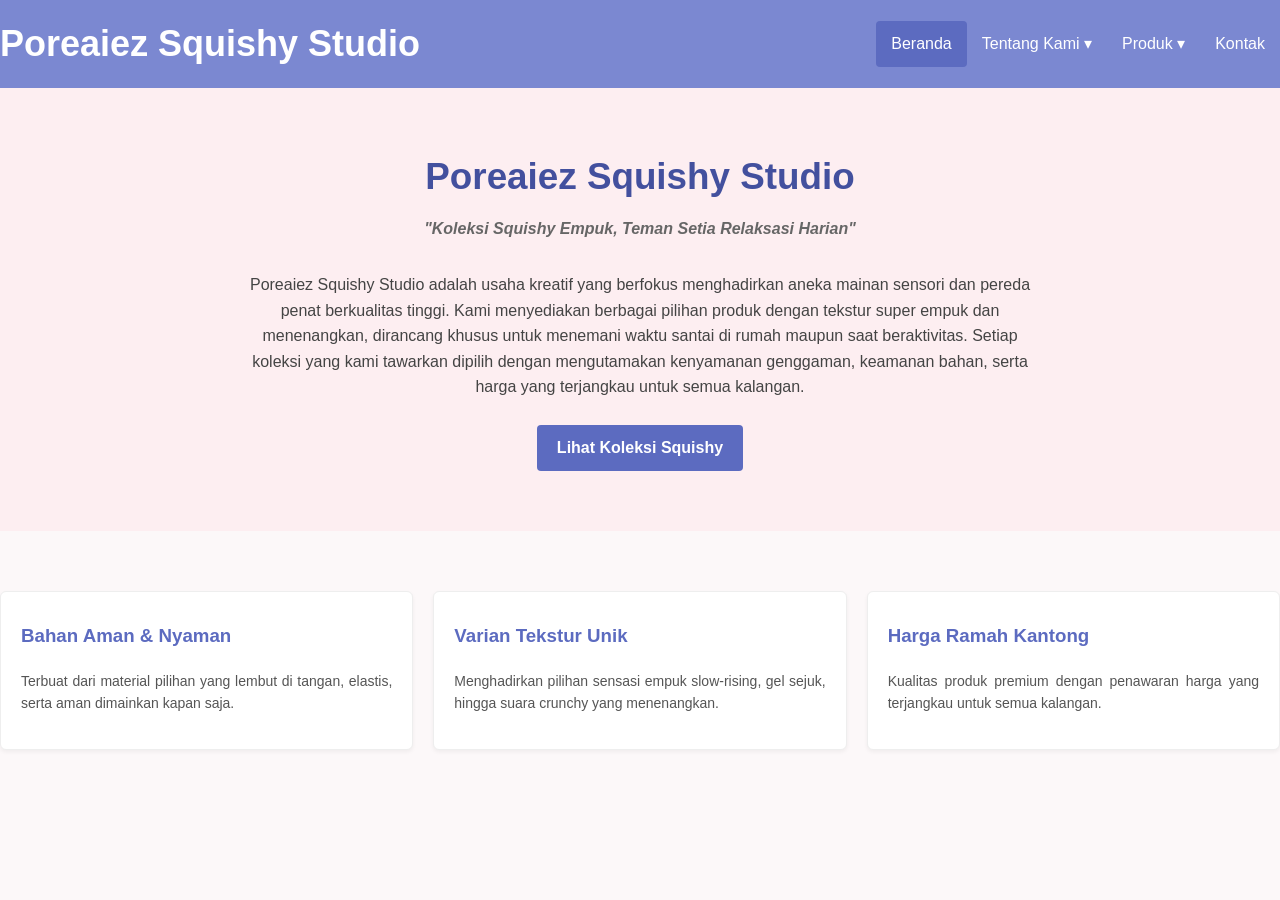
<file: index.html>
<!DOCTYPE html>
<html lang="id">
<head>
    <meta charset="UTF-8">
    <meta name="viewport" content="width=device-width, initial-scale=1.0">
    <title>Poreaiez Squishy Studio - Beranda</title>
    <link rel="stylesheet" href="css/style.css">
</head>
<body>

    <header>
        <div class="container navbar">
            <a href="index.html" class="logo">Poreaiez Squishy Studio</a>
            <button class="hamburger" id="hamburger-menu" aria-label="Menu Navigasi">&#9776;</button>
            <nav id="nav-menu">
                <ul>
                    <li><a href="index.html" class="active">Beranda</a></li>
                    <li class="dropdown">
                        <a href="#">Tentang Kami &#9662;</a>
                        <ul class="dropdown-menu">
                            <li><a href="beranda.html#sejarah">Sejarah</a></li>
                            <li><a href="beranda.html#visi-misi">Visi & Misi</a></li>
                            <li><a href="beranda.html#struktur">Struktur Organisasi</a></li>
                        </ul>
                    </li>
                    <li class="dropdown">
                        <a href="produk.html">Produk &#9662;</a>
                        <ul class="dropdown-menu">
                            <li><a href="butter.html">Butter Squishy</a></li>
                            <li><a href="vaseline.html">Vaseline Gel</a></li>
                            <li><a href="crunchy.html">Crunchy ASMR</a></li>
                            <li><a href="coconut.html">Coconut Oil</a></li>
                        </ul>
                    </li>
                    <li><a href="kontak.html">Kontak</a></li>
                </ul>
            </nav>
        </div>
    </header>

    <section class="hero">
        <div class="container hero-content">
            <h1>Poreaiez Squishy Studio</h1>
            <p class="tagline">"Koleksi Squishy Empuk, Teman Setia Relaksasi Harian"</p>
            <p class="deskripsi-utama">
                Poreaiez Squishy Studio adalah usaha kreatif yang berfokus menghadirkan aneka mainan sensori dan pereda penat berkualitas tinggi. Kami menyediakan berbagai pilihan produk dengan tekstur super empuk dan menenangkan, dirancang khusus untuk menemani waktu santai di rumah maupun saat beraktivitas. Setiap koleksi yang kami tawarkan dipilih dengan mengutamakan kenyamanan genggaman, keamanan bahan, serta harga yang terjangkau untuk semua kalangan.
            </p>
            <a href="produk.html" class="btn">Lihat Koleksi Squishy</a>
        </div>
    </section>

    <main class="container section">
        <div class="grid-card">
            <div class="card">
                <h3>Bahan Aman & Nyaman</h3>
                <p>Terbuat dari material pilihan yang lembut di tangan, elastis, serta aman dimainkan kapan saja.</p>
            </div>
            <div class="card">
                <h3>Varian Tekstur Unik</h3>
                <p>Menghadirkan pilihan sensasi empuk slow-rising, gel sejuk, hingga suara crunchy yang menenangkan.</p>
            </div>
            <div class="card">
                <h3>Harga Ramah Kantong</h3>
                <p>Kualitas produk premium dengan penawaran harga yang terjangkau untuk semua kalangan.</p>
            </div>
        </div>
    </main>

    <script src="js/script.js"></script>
</body>
</html>
</file>
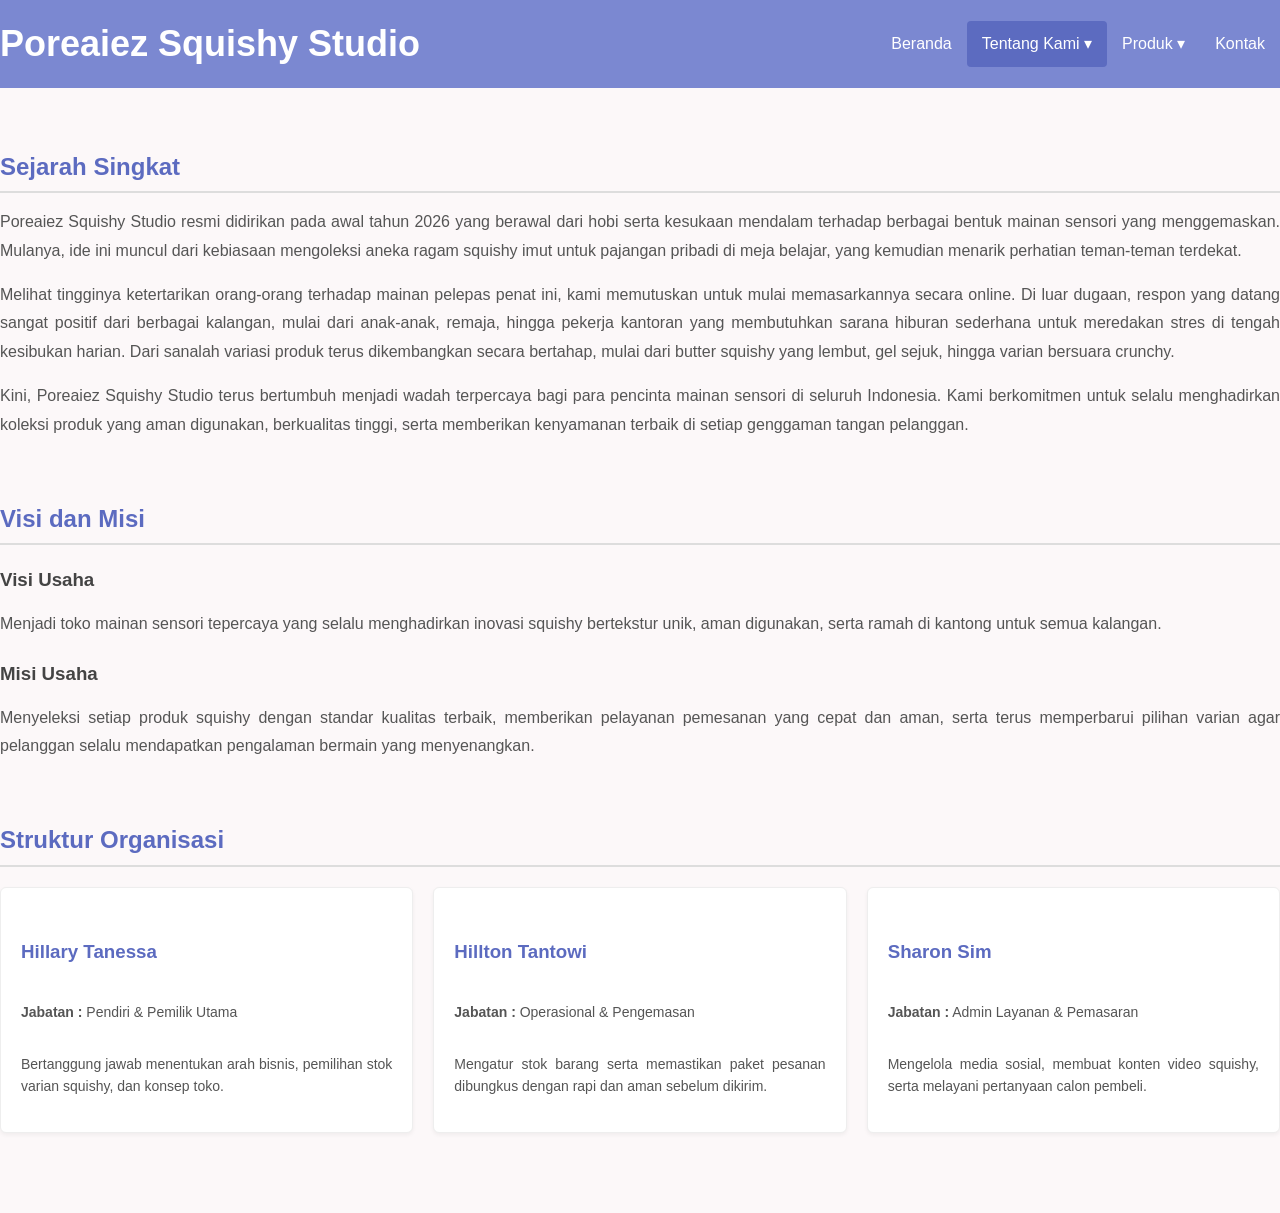
<file: beranda.html>
<!DOCTYPE html>
<html lang="id">
<head>
    <meta charset="UTF-8">
    <meta name="viewport" content="width=device-width, initial-scale=1.0">
    <title>Poreaiez Squishy Studio - Tentang Kami</title>
    <link rel="stylesheet" href="css/style.css">
</head>
<body>

    <header>
        <div class="container navbar">
            <a href="index.html" class="logo">Poreaiez Squishy Studio</a>
            <button class="hamburger" id="hamburger-menu" aria-label="Menu Navigasi">&#9776;</button>
            <nav id="nav-menu">
                <ul>
                    <li><a href="index.html">Beranda</a></li>
                    <li class="dropdown">
                        <a href="#" class="active">Tentang Kami &#9662;</a>
                        <ul class="dropdown-menu">
                            <li><a href="beranda.html#sejarah">Sejarah</a></li>
                            <li><a href="beranda.html#visi-misi">Visi & Misi</a></li>
                            <li><a href="beranda.html#struktur">Struktur Organisasi</a></li>
                        </ul>
                    </li>
                    <li class="dropdown">
                        <a href="produk.html">Produk &#9662;</a>
                        <ul class="dropdown-menu">
                            <li><a href="butter.html">Butter Squishy</a></li>
                            <li><a href="vaseline.html">Vaseline Gel</a></li>
                            <li><a href="crunchy.html">Crunchy ASMR</a></li>
                            <li><a href="coconut.html">Coconut Oil</a></li>
                        </ul>
                    </li>
                    <li><a href="kontak.html">Kontak</a></li>
                </ul>
            </nav>
        </div>
    </header>

    <main class="container section">
        <div id="sejarah" class="content-block">
            <h2>Sejarah Singkat</h2>
            <p>
                Poreaiez Squishy Studio resmi didirikan pada awal tahun 2026 yang berawal dari hobi serta kesukaan mendalam terhadap berbagai bentuk mainan sensori yang menggemaskan. Mulanya, ide ini muncul dari kebiasaan mengoleksi aneka ragam squishy imut untuk pajangan pribadi di meja belajar, yang kemudian menarik perhatian teman-teman terdekat.
            </p>
            <p>
                Melihat tingginya ketertarikan orang-orang terhadap mainan pelepas penat ini, kami memutuskan untuk mulai memasarkannya secara online. Di luar dugaan, respon yang datang sangat positif dari berbagai kalangan, mulai dari anak-anak, remaja, hingga pekerja kantoran yang membutuhkan sarana hiburan sederhana untuk meredakan stres di tengah kesibukan harian. Dari sanalah variasi produk terus dikembangkan secara bertahap, mulai dari butter squishy yang lembut, gel sejuk, hingga varian bersuara crunchy.
            </p>
            <p>
                Kini, Poreaiez Squishy Studio terus bertumbuh menjadi wadah terpercaya bagi para pencinta mainan sensori di seluruh Indonesia. Kami berkomitmen untuk selalu menghadirkan koleksi produk yang aman digunakan, berkualitas tinggi, serta memberikan kenyamanan terbaik di setiap genggaman tangan pelanggan.
            </p>
        </div>

        <div id="visi-misi" class="content-block">
            <h2>Visi dan Misi</h2>
            
            <h3>Visi Usaha</h3>
            <p>
                Menjadi toko mainan sensori tepercaya yang selalu menghadirkan inovasi squishy bertekstur unik, aman digunakan, serta ramah di kantong untuk semua kalangan.
            </p>

            <h3>Misi Usaha</h3>
            <p>
                Menyeleksi setiap produk squishy dengan standar kualitas terbaik, memberikan pelayanan pemesanan yang cepat dan aman, serta terus memperbarui pilihan varian agar pelanggan selalu mendapatkan pengalaman bermain yang menyenangkan.
            </p>
        </div>

        <div id="struktur" class="content-block">
            <h2>Struktur Organisasi</h2>
            <div class="grid-card">
                <div class="card">
                    <h3>Hillary Tanessa</h3>
                    <p><strong>Jabatan :</strong> Pendiri & Pemilik Utama</p>
                    <p>Bertanggung jawab menentukan arah bisnis, pemilihan stok varian squishy, dan konsep toko.</p>
                </div>
                <div class="card">
                    <h3>Hillton Tantowi</h3>
                    <p><strong>Jabatan :</strong> Operasional & Pengemasan</p>
                    <p>Mengatur stok barang serta memastikan paket pesanan dibungkus dengan rapi dan aman sebelum dikirim.</p>
                </div>
                <div class="card">
                    <h3>Sharon Sim</h3>
                    <p><strong>Jabatan :</strong> Admin Layanan & Pemasaran</p>
                    <p>Mengelola media sosial, membuat konten video squishy, serta melayani pertanyaan calon pembeli.</p>
                </div>
            </div>
        </div>
    </main>

    <script src="js/script.js"></script>
</body>
</html>
</file>
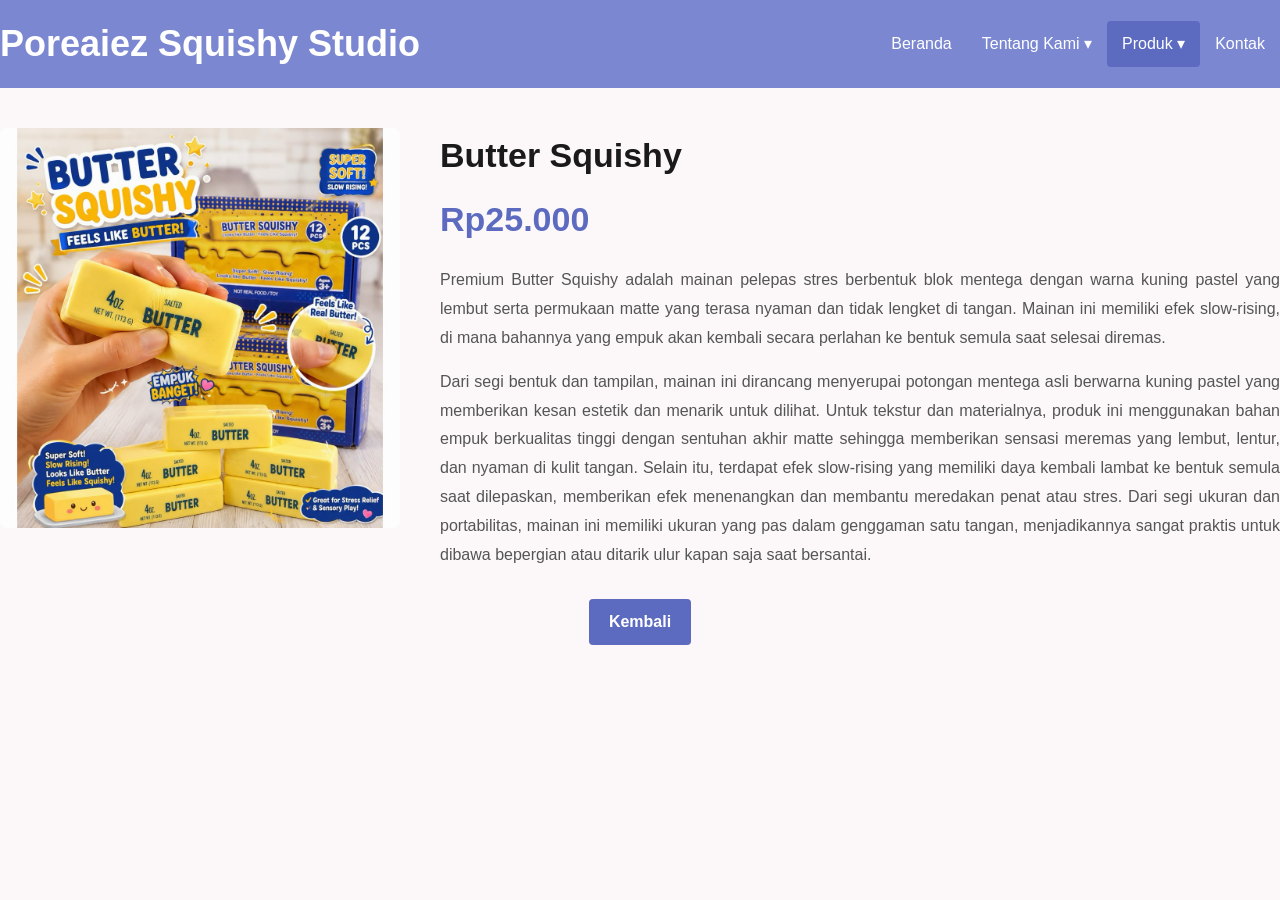
<file: butter.html>
<!DOCTYPE html>
<html lang="id">
<head>
    <meta charset="UTF-8">
    <meta name="viewport" content="width=device-width, initial-scale=1.0">
    <title>Poreaiez Squishy Studio - Premium Butter Squishy</title>
    <link rel="stylesheet" href="css/style.css">
</head>
<body>

    <header>
        <div class="container navbar">
            <a href="index.html" class="logo">Poreaiez Squishy Studio</a>
            <button class="hamburger" id="hamburger-menu" aria-label="Menu Navigasi">&#9776;</button>
            <nav id="nav-menu">
                <ul>
                    <li><a href="index.html">Beranda</a></li>
                    <li class="dropdown">
                        <a href="#">Tentang Kami &#9662;</a>
                        <ul class="dropdown-menu">
                            <li><a href="beranda.html#sejarah">Sejarah</a></li>
                            <li><a href="beranda.html#visi-misi">Visi & Misi</a></li>
                            <li><a href="beranda.html#struktur">Struktur Organisasi</a></li>
                        </ul>
                    </li>
                    <li class="dropdown">
                        <a href="produk.html" class="active">Produk &#9662;</a>
                        <ul class="dropdown-menu">
                            <li><a href="butter.html">Butter Squishy</a></li>
                            <li><a href="vaseline.html">Vaseline Gel</a></li>
                            <li><a href="crunchy.html">Crunchy ASMR</a></li>
                            <li><a href="coconut.html">Coconut Oil</a></li>
                        </ul>
                    </li>
                    <li><a href="kontak.html">Kontak</a></li>
                </ul>
            </nav>
        </div>
    </header>

    <section id="produk1" class="container">
        <div class="detail-img-box">
            <img src="css/WhatsApp Image 2026-11-06 at 09.32.34.jpeg" alt="Premium Butter Squishy">
        </div>

        <div class="detail-text-box">
            <h2 class="detail-title">Butter Squishy</h2>
            <h3 class="detail-price">Rp25.000</h3>
            <p class="detail-desc">
                Premium Butter Squishy adalah mainan pelepas stres berbentuk blok mentega dengan warna kuning pastel yang lembut serta permukaan matte yang terasa nyaman dan tidak lengket di tangan. Mainan ini memiliki efek slow-rising, di mana bahannya yang empuk akan kembali secara perlahan ke bentuk semula saat selesai diremas.
            </p>
            <p class="detail-desc" style="margin-top: 15px;">
                Dari segi bentuk dan tampilan, mainan ini dirancang menyerupai potongan mentega asli berwarna kuning pastel yang memberikan kesan estetik dan menarik untuk dilihat. Untuk tekstur dan materialnya, produk ini menggunakan bahan empuk berkualitas tinggi dengan sentuhan akhir matte sehingga memberikan sensasi meremas yang lembut, lentur, dan nyaman di kulit tangan. Selain itu, terdapat efek slow-rising yang memiliki daya kembali lambat ke bentuk semula saat dilepaskan, memberikan efek menenangkan dan membantu meredakan penat atau stres. Dari segi ukuran dan portabilitas, mainan ini memiliki ukuran yang pas dalam genggaman satu tangan, menjadikannya sangat praktis untuk dibawa bepergian atau ditarik ulur kapan saja saat bersantai.
            </p>
        </div>
    </section>

    <a href="produk.html" class="btn5">Kembali</a>

    <script src="js/script.js"></script>
</body>
</html>
</file>
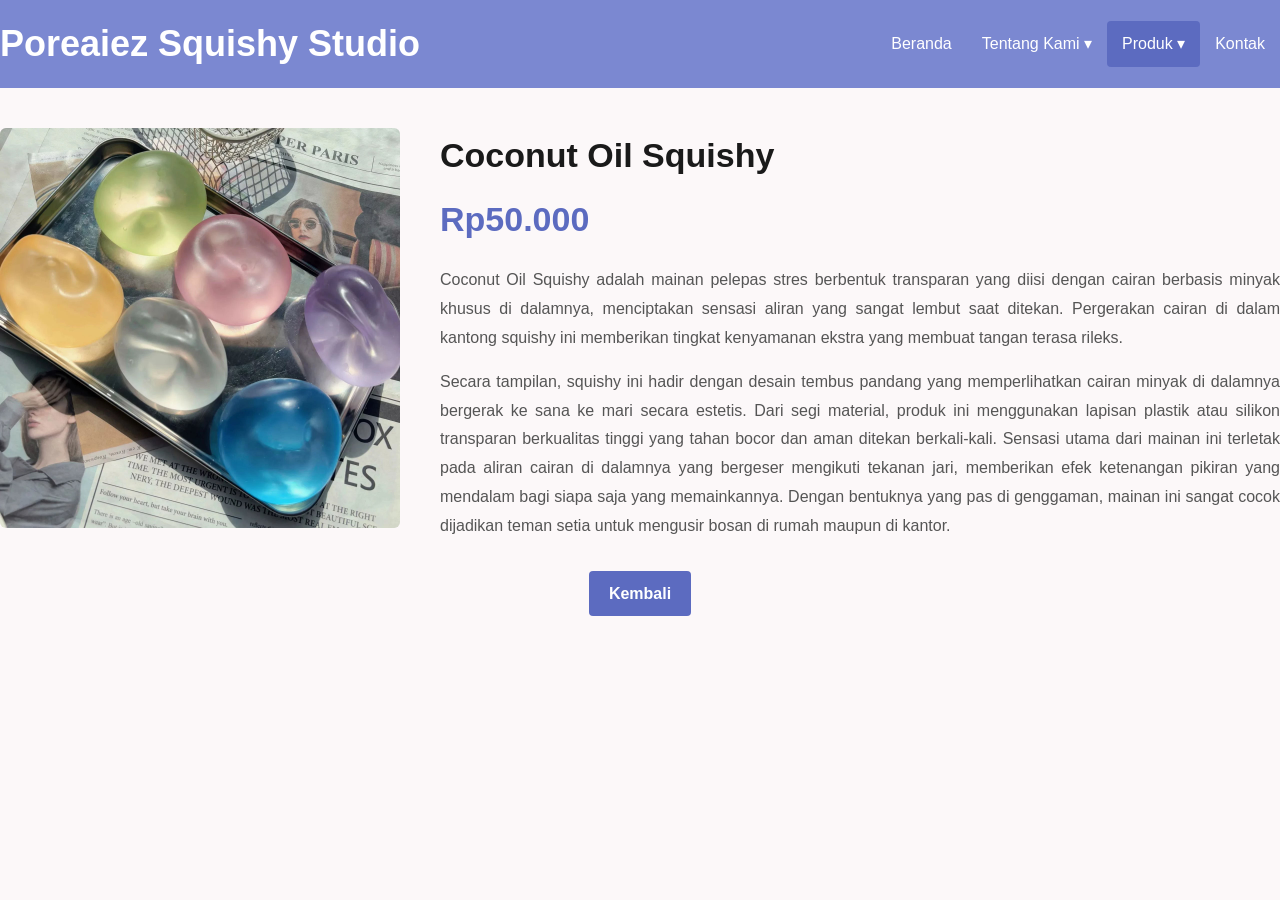
<file: coconut.html>
<!DOCTYPE html>
<html lang="id">
<head>
    <meta charset="UTF-8">
    <meta name="viewport" content="width=device-width, initial-scale=1.0">
    <title>Poreaiez Squishy Studio - Coconut Oil Squishy</title>
    <link rel="stylesheet" href="css/style.css">
</head>
<body>

    <header>
        <div class="container navbar">
            <a href="index.html" class="logo">Poreaiez Squishy Studio</a>
            <button class="hamburger" id="hamburger-menu" aria-label="Menu Navigasi">&#9776;</button>
            <nav id="nav-menu">
                <ul>
                    <li><a href="index.html">Beranda</a></li>
                    <li class="dropdown">
                        <a href="#">Tentang Kami &#9662;</a>
                        <ul class="dropdown-menu">
                            <li><a href="beranda.html#sejarah">Sejarah</a></li>
                            <li><a href="beranda.html#visi-misi">Visi & Misi</a></li>
                            <li><a href="beranda.html#struktur">Struktur Organisasi</a></li>
                        </ul>
                    </li>
                    <li class="dropdown">
                        <a href="produk.html" class="active">Produk &#9662;</a>
                        <ul class="dropdown-menu">
                            <li><a href="butter.html">Butter Squishy</a></li>
                            <li><a href="vaseline.html">Vaseline Gel</a></li>
                            <li><a href="crunchy.html">Crunchy ASMR</a></li>
                            <li><a href="coconut.html">Coconut Oil</a></li>
                        </ul>
                    </li>
                    <li><a href="kontak.html">Kontak</a></li>
                </ul>
            </nav>
        </div>
    </header>

    <section id="produk1" class="container">
        <div class="detail-img-box">
            <img src="css/WhatsApp Image 2026-11-06 at 09.34.53.jpeg" alt="Coconut Oil Squishy">
        </div>

        <div class="detail-text-box">
            <h2 class="detail-title">Coconut Oil Squishy</h2>
            <h3 class="detail-price">Rp50.000</h3>
            <p class="detail-desc">
                Coconut Oil Squishy adalah mainan pelepas stres berbentuk transparan yang diisi dengan cairan berbasis minyak khusus di dalamnya, menciptakan sensasi aliran yang sangat lembut saat ditekan. Pergerakan cairan di dalam kantong squishy ini memberikan tingkat kenyamanan ekstra yang membuat tangan terasa rileks.
            </p>
            <p class="detail-desc" style="margin-top: 15px;">
                Secara tampilan, squishy ini hadir dengan desain tembus pandang yang memperlihatkan cairan minyak di dalamnya bergerak ke sana ke mari secara estetis. Dari segi material, produk ini menggunakan lapisan plastik atau silikon transparan berkualitas tinggi yang tahan bocor dan aman ditekan berkali-kali. Sensasi utama dari mainan ini terletak pada aliran cairan di dalamnya yang bergeser mengikuti tekanan jari, memberikan efek ketenangan pikiran yang mendalam bagi siapa saja yang memainkannya. Dengan bentuknya yang pas di genggaman, mainan ini sangat cocok dijadikan teman setia untuk mengusir bosan di rumah maupun di kantor.
            </p>
        </div>
    </section>

    <a href="produk.html" class="btn5">Kembali</a>

    <script src="js/script.js"></script>
</body>
</html>
</file>
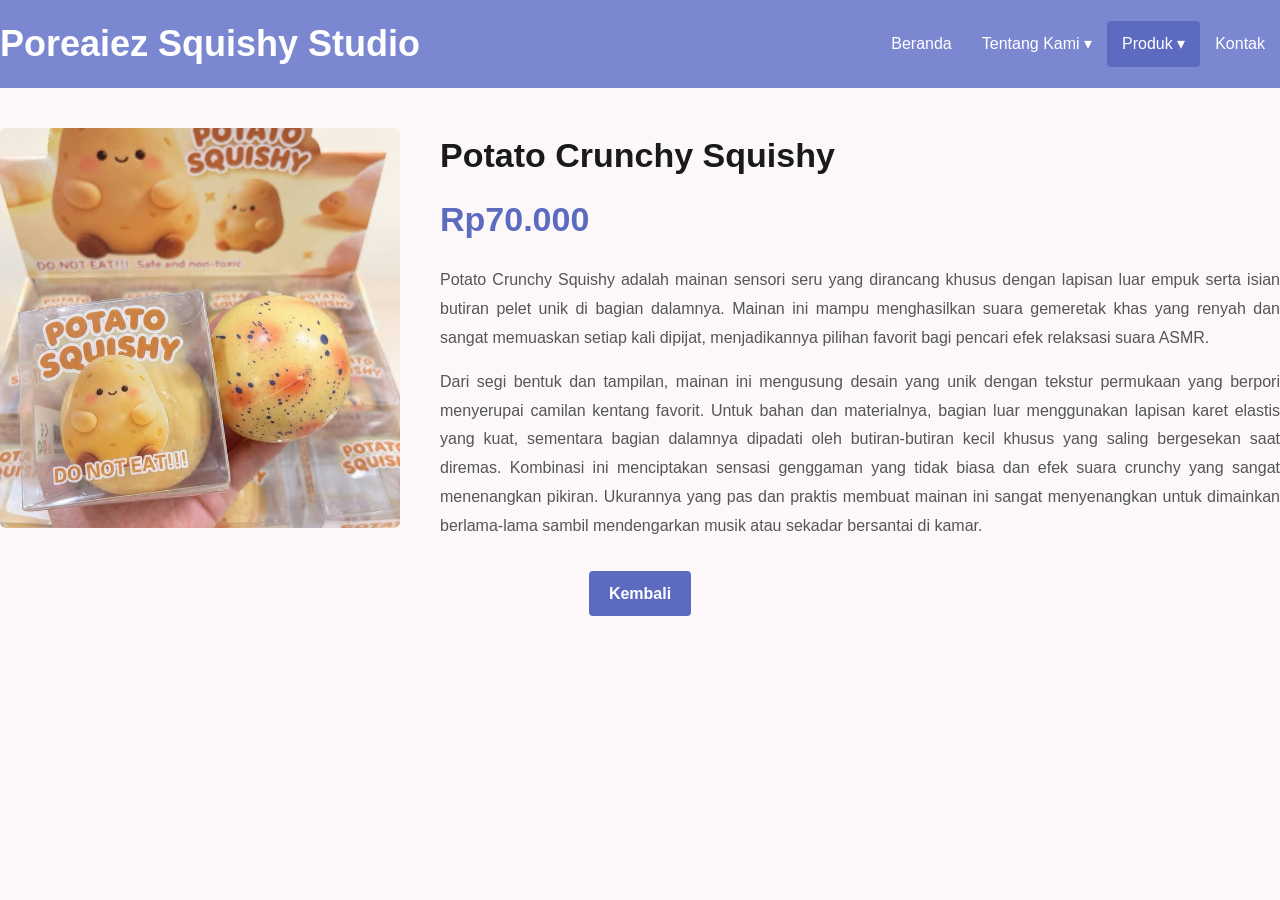
<file: crunchy.html>
<!DOCTYPE html>
<html lang="id">
<head>
    <meta charset="UTF-8">
    <meta name="viewport" content="width=device-width, initial-scale=1.0">
    <title>Poreaiez Squishy Studio - Potato Crunchy Squishy</title>
    <link rel="stylesheet" href="css/style.css">
</head>
<body>

    <header>
        <div class="container navbar">
            <a href="index.html" class="logo">Poreaiez Squishy Studio</a>
            <button class="hamburger" id="hamburger-menu" aria-label="Menu Navigasi">&#9776;</button>
            <nav id="nav-menu">
                <ul>
                    <li><a href="index.html">Beranda</a></li>
                    <li class="dropdown">
                        <a href="#">Tentang Kami &#9662;</a>
                        <ul class="dropdown-menu">
                            <li><a href="beranda.html#sejarah">Sejarah</a></li>
                            <li><a href="beranda.html#visi-misi">Visi & Misi</a></li>
                            <li><a href="beranda.html#struktur">Struktur Organisasi</a></li>
                        </ul>
                    </li>
                    <li class="dropdown">
                        <a href="produk.html" class="active">Produk &#9662;</a>
                        <ul class="dropdown-menu">
                            <li><a href="butter.html">Butter Squishy</a></li>
                            <li><a href="vaseline.html">Vaseline Gel</a></li>
                            <li><a href="crunchy.html">Crunchy ASMR</a></li>
                            <li><a href="coconut.html">Coconut Oil</a></li>
                        </ul>
                    </li>
                    <li><a href="kontak.html">Kontak</a></li>
                </ul>
            </nav>
        </div>
    </header>

    <section id="produk1" class="container">
        <div class="detail-img-box">
            <img src="css/WhatsApp Image 2026-11-06 at 09.34.20.jpeg" alt="Potato Crunchy Squishy">
        </div>

        <div class="detail-text-box">
            <h2 class="detail-title">Potato Crunchy Squishy</h2>
            <h3 class="detail-price">Rp70.000</h3>
            <p class="detail-desc">
                Potato Crunchy Squishy adalah mainan sensori seru yang dirancang khusus dengan lapisan luar empuk serta isian butiran pelet unik di bagian dalamnya. Mainan ini mampu menghasilkan suara gemeretak khas yang renyah dan sangat memuaskan setiap kali dipijat, menjadikannya pilihan favorit bagi pencari efek relaksasi suara ASMR.
            </p>
            <p class="detail-desc" style="margin-top: 15px;">
                Dari segi bentuk dan tampilan, mainan ini mengusung desain yang unik dengan tekstur permukaan yang berpori menyerupai camilan kentang favorit. Untuk bahan dan materialnya, bagian luar menggunakan lapisan karet elastis yang kuat, sementara bagian dalamnya dipadati oleh butiran-butiran kecil khusus yang saling bergesekan saat diremas. Kombinasi ini menciptakan sensasi genggaman yang tidak biasa dan efek suara crunchy yang sangat menenangkan pikiran. Ukurannya yang pas dan praktis membuat mainan ini sangat menyenangkan untuk dimainkan berlama-lama sambil mendengarkan musik atau sekadar bersantai di kamar.
            </p>
        </div>
    </section>

    <a href="produk.html" class="btn5">Kembali</a>

    <script src="js/script.js"></script>
</body>
</html>
</file>
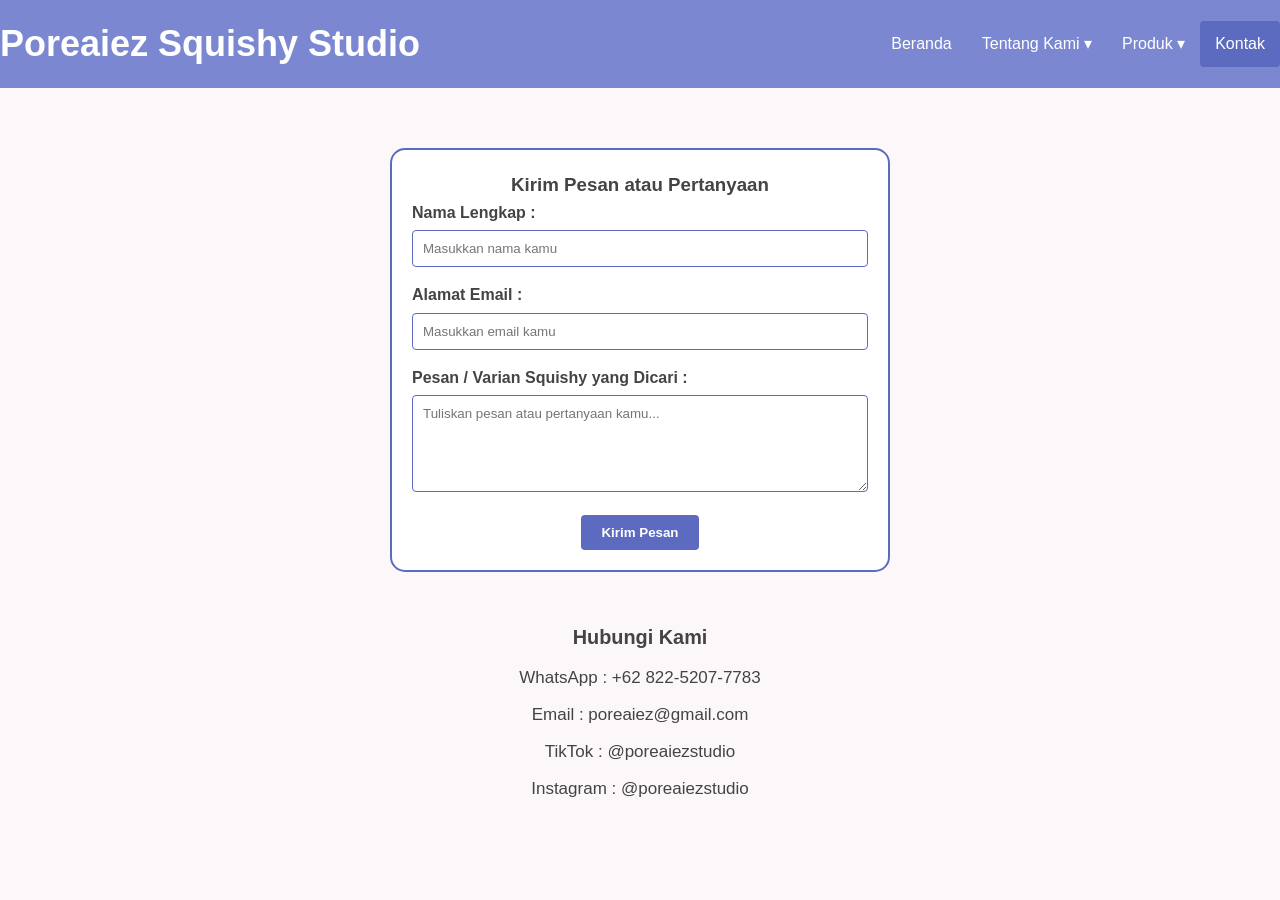
<file: kontak.html>
<!DOCTYPE html>
<html lang="id">
<head>
    <meta charset="UTF-8">
    <meta name="viewport" content="width=device-width, initial-scale=1.0">
    <title>Poreaiez Squishy Studio - Kontak</title>
    <link rel="stylesheet" href="css/style.css">
</head>
<body>

    <header>
        <div class="container navbar">
            <a href="index.html" class="logo">Poreaiez Squishy Studio</a>
            <button class="hamburger" id="hamburger-menu" aria-label="Menu Navigasi">&#9776;</button>
            <nav id="nav-menu">
                <ul>
                    <li><a href="index.html">Beranda</a></li>
                    <li class="dropdown">
                        <a href="#">Tentang Kami &#9662;</a>
                        <ul class="dropdown-menu">
                            <li><a href="beranda.html#sejarah">Sejarah</a></li>
                            <li><a href="beranda.html#visi-misi">Visi & Misi</a></li>
                            <li><a href="beranda.html#struktur">Struktur Organisasi</a></li>
                        </ul>
                    </li>
                    <li class="dropdown">
                        <a href="produk.html">Produk &#9662;</a>
                        <ul class="dropdown-menu">
                            <li><a href="butter.html">Butter Squishy</a></li>
                            <li><a href="vaseline.html">Vaseline Gel</a></li>
                            <li><a href="crunchy.html">Crunchy ASMR</a></li>
                            <li><a href="coconut.html">Coconut Oil</a></li>
                        </ul>
                    </li>
                    <li><a href="kontak.html" class="active">Kontak</a></li>
                </ul>
            </nav>
        </div>
    </header>

    <main class="container section">
        <div class="contact-wrapper">
            <section class="kontak-box">
                <div class="contact-form">
                    <h3 style="align-items: center;">Kirim Pesan atau Pertanyaan</h3>
                    <form action="#" method="post" onclick="event.preventDefault();">
                        <div class="form-group">
                            <label for="nama">Nama Lengkap :</label>
                            <input type="text" id="nama" name="nama" placeholder="Masukkan nama kamu" required>
                        </div>

                        <div class="form-group">
                            <label for="email">Alamat Email :</label>
                            <input type="email" id="email" name="email" placeholder="Masukkan email kamu" required>
                        </div>

                        <div class="form-group">
                            <label for="pesan">Pesan / Varian Squishy yang Dicari :</label>
                            <textarea id="pesan" name="pesan" rows="5" placeholder="Tuliskan pesan atau pertanyaan kamu..." required></textarea>
                        </div>

                        <button type="submit" class="pesan">Kirim Pesan</button>
                    </form>
                </div>
            </section>
        </div>
        <section class="social">
            <h3 style="text-align: center;">Hubungi Kami</h3>
            <p style="margin-top: 10px;">WhatsApp : +62 822-5207-7783</p>
            <p style="margin-top: 10px;">Email :  poreaiez@gmail.com</p>
            <p style="margin-top: 10px;">TikTok : @poreaiezstudio</p>
            <p style="margin-top: 10px;">Instagram : @poreaiezstudio</p>
        </section>
    </main>

    <script src="js/script.js"></script>
</body>
</html>
</file>
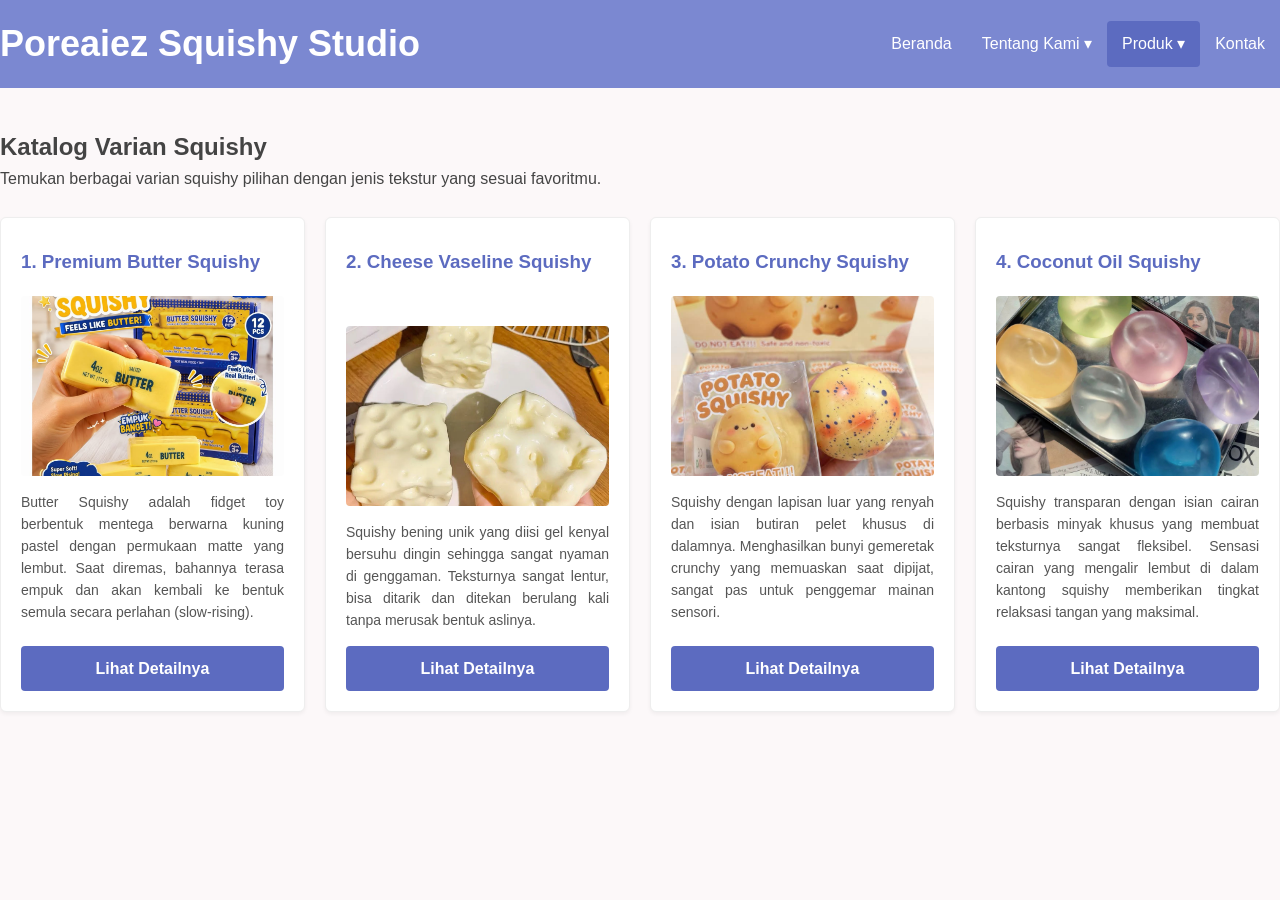
<file: produk.html>
<!DOCTYPE html>
<html lang="id">
<head>
    <meta charset="UTF-8">
    <meta name="viewport" content="width=device-width, initial-scale=1.0">
    <title>Poreaiez Squishy Studio - Katalog Produk</title>
    <link rel="stylesheet" href="css/style.css">
</head>
<body>

    <header>
        <div class="container navbar">
            <a href="index.html" class="logo">Poreaiez Squishy Studio</a>
            <button class="hamburger" id="hamburger-menu" aria-label="Menu Navigasi">&#9776;</button>
            <nav id="nav-menu">
                <ul>
                    <li><a href="index.html">Beranda</a></li>
                    <li class="dropdown">
                        <a href="#">Tentang Kami &#9662;</a>
                        <ul class="dropdown-menu">
                            <li><a href="beranda.html#sejarah">Sejarah</a></li>
                            <li><a href="beranda.html#visi-misi">Visi & Misi</a></li>
                            <li><a href="beranda.html#struktur">Struktur Organisasi</a></li>
                        </ul>
                    </li>
                    <li class="dropdown">
                        <a href="produk.html" class="active">Produk &#9662;</a>
                        <ul class="dropdown-menu">
                            <li><a href="butter.html">Butter Squishy</a></li>
                            <li><a href="vaseline.html">Vaseline Gel</a></li>
                            <li><a href="crunchy.html">Crunchy ASMR</a></li>
                            <li><a href="coconut.html">Coconut Oil</a></li>
                        </ul>
                    </li>
                    <li><a href="kontak.html">Kontak</a></li>
                </ul>
            </nav>
        </div>
    </header>

    <main class="container section">
        <h2>Katalog Varian Squishy</h2>
        <p style="margin-bottom: 25px;">Temukan berbagai varian squishy pilihan dengan jenis tekstur yang sesuai favoritmu.</p>
        
        <div class="grid-card">

            <div class="card" id="butter">
                <h3>1. Premium Butter Squishy</h3>
                <img src="css/WhatsApp Image 2026-11-06 at 09.32.34.jpeg" alt="Butter Squishy" >
                <p>
                    Butter Squishy adalah fidget toy berbentuk mentega berwarna kuning pastel dengan permukaan matte yang lembut. Saat diremas, bahannya terasa empuk dan akan kembali ke bentuk semula secara perlahan (slow-rising).
                </p>
                <a href="butter.html" class="btn1">Lihat Detailnya</a>
            </div>

            <div class="card" id="gel">
                <h3>2. Cheese Vaseline Squishy</h3>
                <img src="css/WhatsApp Image 2026-11-06 at 09.33.36.jpeg" style="margin-top:30px;" alt="Butter Squishy" >
                <p>
                    Squishy bening unik yang diisi gel kenyal bersuhu dingin sehingga sangat nyaman di genggaman. 
                    Teksturnya sangat lentur, bisa ditarik dan ditekan berulang kali tanpa merusak bentuk aslinya.
                </p>
                <a href="vaseline.html" class="btn2">Lihat Detailnya</a>
            </div>

            <div class="card" id="crunchy">
                <h3>3. Potato Crunchy Squishy</h3>
                <img src="css/WhatsApp Image 2026-11-06 at 09.34.20.jpeg" alt="Butter Squishy" >
                <p>
                    Squishy dengan lapisan luar yang renyah dan isian butiran pelet khusus di dalamnya. 
                    Menghasilkan bunyi gemeretak crunchy yang memuaskan saat dipijat, sangat pas untuk penggemar mainan sensori.
                </p>
                <a href="crunchy.html" class="btn3">Lihat Detailnya</a>
            </div>

            <div class="card" id="coconut">
                <h3>4. Coconut Oil Squishy</h3>
                <img src="css/WhatsApp Image 2026-11-06 at 09.34.53.jpeg" alt="Butter Squishy" >
                <p>
                    Squishy transparan dengan isian cairan berbasis minyak khusus yang membuat teksturnya sangat fleksibel. 
                    Sensasi cairan yang mengalir lembut di dalam kantong squishy memberikan tingkat relaksasi tangan yang maksimal.
                </p>
                <a href="coconut.html" class="btn4">Lihat Detailnya</a>
            </div>

        </div>

    </main>

    <script src="js/script.js"></script>
</body>
</html>
</file>
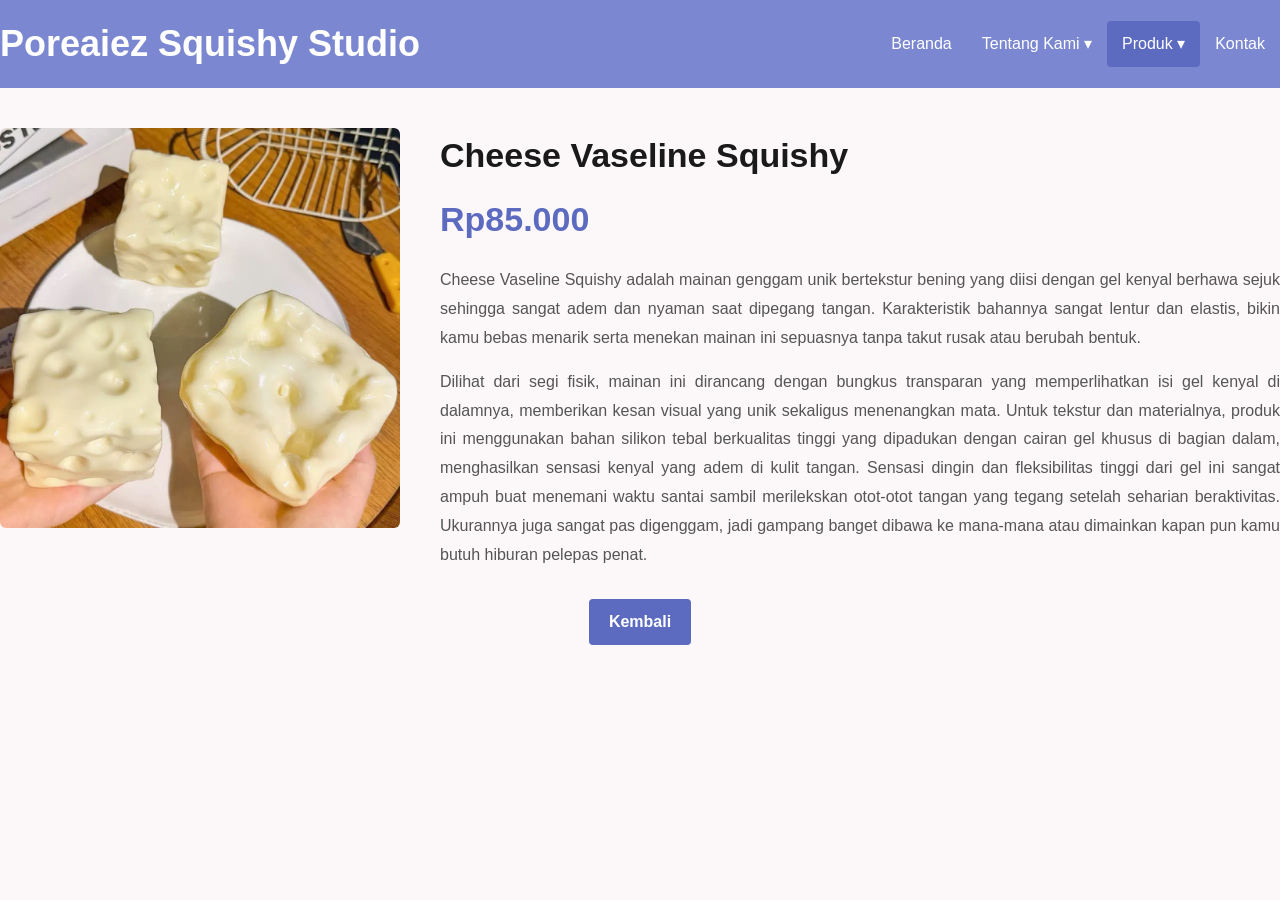
<file: vaseline.html>
<!DOCTYPE html>
<html lang="id">
<head>
    <meta charset="UTF-8">
    <meta name="viewport" content="width=device-width, initial-scale=1.0">
    <title>Poreaiez Squishy Studio - Cheese Vaseline Squishy</title>
    <link rel="stylesheet" href="css/style.css">
</head>
<body>

    <header>
        <div class="container navbar">
            <a href="index.html" class="logo">Poreaiez Squishy Studio</a>
            <button class="hamburger" id="hamburger-menu" aria-label="Menu Navigasi">&#9776;</button>
            <nav id="nav-menu">
                <ul>
                    <li><a href="index.html">Beranda</a></li>
                    <li class="dropdown">
                        <a href="#">Tentang Kami &#9662;</a>
                        <ul class="dropdown-menu">
                            <li><a href="beranda.html#sejarah">Sejarah</a></li>
                            <li><a href="beranda.html#visi-misi">Visi & Misi</a></li>
                            <li><a href="beranda.html#struktur">Struktur Organisasi</a></li>
                        </ul>
                    </li>
                    <li class="dropdown">
                        <a href="produk.html" class="active">Produk &#9662;</a>
                        <ul class="dropdown-menu">
                            <li><a href="butter.html">Butter Squishy</a></li>
                            <li><a href="vaseline.html">Vaseline Gel</a></li>
                            <li><a href="crunchy.html">Crunchy ASMR</a></li>
                            <li><a href="coconut.html">Coconut Oil</a></li>
                        </ul>
                    </li>
                    <li><a href="kontak.html">Kontak</a></li>
                </ul>
            </nav>
        </div>
    </header>

    <section id="produk1" class="container">
        <div class="detail-img-box">
            <img src="css/WhatsApp Image 2026-11-06 at 09.33.36.jpeg" alt="Cheese Vaseline Squishy">
        </div>

        <div class="detail-text-box">
            <h2 class="detail-title">Cheese Vaseline Squishy</h2>
            <h3 class="detail-price">Rp85.000</h3>
            <p class="detail-desc">
                Cheese Vaseline Squishy adalah mainan genggam unik bertekstur bening yang diisi dengan gel kenyal berhawa sejuk sehingga sangat adem dan nyaman saat dipegang tangan. Karakteristik bahannya sangat lentur dan elastis, bikin kamu bebas menarik serta menekan mainan ini sepuasnya tanpa takut rusak atau berubah bentuk.
            </p>
            <p class="detail-desc" style="margin-top: 15px;">
                Dilihat dari segi fisik, mainan ini dirancang dengan bungkus transparan yang memperlihatkan isi gel kenyal di dalamnya, memberikan kesan visual yang unik sekaligus menenangkan mata. Untuk tekstur dan materialnya, produk ini menggunakan bahan silikon tebal berkualitas tinggi yang dipadukan dengan cairan gel khusus di bagian dalam, menghasilkan sensasi kenyal yang adem di kulit tangan. Sensasi dingin dan fleksibilitas tinggi dari gel ini sangat ampuh buat menemani waktu santai sambil merilekskan otot-otot tangan yang tegang setelah seharian beraktivitas. Ukurannya juga sangat pas digenggam, jadi gampang banget dibawa ke mana-mana atau dimainkan kapan pun kamu butuh hiburan pelepas penat.
            </p>
        </div>
    </section>

    <a href="produk.html" class="btn5">Kembali</a>

    <script src="js/script.js"></script>
</body>
</html>
</file>
<file: css/style.css>
html {
    scroll-behavior: smooth;
}

* {
    margin: 0;
    padding: 0;
    box-sizing: border-box;
    font-family: Arial, sans-serif;
}

body {
    line-height: 1.6;
    color: #444;
    background-color: #fcf8f9;
}

header {
    background-color: #7b88d1;
    color: #fff;
    padding: 15px 0;
    position: sticky;
    top: 0;
    z-index: 100;
}

.navbar {
    display: flex;
    justify-content: space-between;
    align-items: center;
}

.logo {
    color: #fff;
    font-size: 36px;
    font-weight: bold;
    text-decoration: none;
}

nav ul {
    list-style: none;
    display: flex;
}

nav ul li {
    position: relative;
}

nav ul li > a {
    color: #fff;
    text-decoration: none;
    padding: 10px 15px;
    display: block;
    font-weight: 500;
    background-color: transparent;
}

nav ul li > a:hover {
    background-color: #5c6bc0;
    border-radius: 4px;
}

nav ul li > a.active {
    background-color: #5c6bc0;
    border-radius: 4px;
}

.dropdown-menu {
    display: none;
    position: absolute;
    top: 100%;
    left: 0;
    background-color: #6875be;
    min-width: 180px;
    box-shadow: 0 4px 8px rgba(0,0,0,0.15);
    border-radius: 0 0 4px 4px;
    z-index: 999;
}

.dropdown-menu li {
    width: 100%;
}

.dropdown-menu li a {
    color: #fff;
    text-decoration: none;
    padding: 10px 15px;
    display: block;
    background-color: transparent;
}

.dropdown-menu li a:hover {
    background-color: #5c6bc0;
}

.dropdown:hover .dropdown-menu {
    display: block;
}

.hamburger {
    display: none;
    background: none;
    border: none;
    color: #fff;
    font-size: 1.8rem;
    cursor: pointer;
}

.section {
    padding: 40px 0;
}

.hero {
    background-color: #fdeef1;
    padding: 60px 0;
    text-align: center;
}

.hero h1 {
    font-size: 2.3rem;
    font-weight: bold;
    margin-bottom: 10px;
    color: #43509e;
}

.tagline {
    font-style: italic;
    font-weight: bold;
    color: #666;
    margin-bottom: 30px;
}

.deskripsi-utama {
    max-width: 800px;
    margin: 0 auto 25px auto;
}

#produk1 {
    display: flex; 
    gap: 40px;
    align-items: flex-start;
    margin-top: 40px;
}

.detail-img-box {
    flex: 0 0 400px;
}

.detail-img-box img {
    width: 100%;
    height: 100%;
    max-height: 450px;
    object-fit: cover;
    display: block;
    border-radius: 6px;
}

.detail-text-box {
    flex: 1;
}

.detail-title {
    font-size: 34px;
    font-weight: bold;
    margin-bottom: 10px;
    color: #1a1a1a;
}

.detail-price {
    font-size: 34px;
    font-weight: bold;
    color: #5c6bc0;
    margin-bottom: 20px;
}

.detail-desc {
    font-size: 16px;
    line-height: 1.8;
    text-align: justify;
    color: #555;
}

.btn {
    display: inline-block;
    background-color: #5c6bc0;
    color: #fff;
    padding: 10px 20px;
    text-decoration: none;
    border: none;
    border-radius: 4px;
    cursor: pointer;
    text-align: center;
    font-weight: bold;
}

.btn:hover {
    background-color: #3f51b5;
}

.btn1 {
    display: inline-block;
    background-color: #5c6bc0;
    color: #fff;
    padding: 10px 20px;
    text-decoration: none;
    border: none;
    border-radius: 4px;
    cursor: pointer;
    text-align: center;
    margin-top: 45px;
    font-weight: bold;
}

.btn1:hover {
    background-color: #3f51b5;
}

.btn2 {
    display: inline-block;
    background-color: #5c6bc0;
    color: #fff;
    padding: 10px 20px;
    text-decoration: none;
    border: none;
    border-radius: 4px;
    cursor: pointer;
    text-align: center;
    margin-top: 45px;
    font-weight: bold;
}

.btn2:hover {
    background-color: #3f51b5;
}

.btn3 {
    display: inline-block;
    background-color: #5c6bc0;
    color: #fff;
    padding: 10px 20px;
    text-decoration: none;
    border: none;
    border-radius: 4px;
    cursor: pointer;
    text-align: center;
    margin-top: 45px;
    font-weight: bold;
}

.btn3:hover {
    background-color: #3f51b5;
}

.btn4 {
    display: inline-block;
    background-color: #5c6bc0;
    color: #fff;
    padding: 10px 20px;
    text-decoration: none;
    border: none;
    border-radius: 4px;
    cursor: pointer;
    text-align: center;
    margin-top: 45px;
    font-weight: bold;
}

.btn4:hover {
    background-color: #3f51b5;
}

.btn5 {
    display: block;
    background-color: #5c6bc0;
    color: #fff;
    padding: 10px 20px;
    text-decoration: none;
    border: none;
    border-radius: 4px;
    cursor: pointer;
    text-align: center;
    width: fit-content;
    margin: 30px auto 0 auto;
    font-weight: bold;
}

.btn5:hover {
    background-color: #3f51b5;
}

.pesan {
    display: block;
    background-color: #5c6bc0;
    color: #fff;
    padding: 10px 20px;
    text-decoration: none;
    border: none;
    border-radius: 4px;
    cursor: pointer;
    margin: 15px auto 0 auto;
    font-weight: bold;
}

.pesan:hover {
    background-color: #3f51b5;
}

.kontak-box {
    margin-left: 200px;
    max-width: 700px;
    padding: 20px;
    background-color: #ffffff;
    border: 2px solid #5c6bc0;
    border-radius: 15px;
}

.social {
    margin-left: 250px;
    margin-top: 20px;
    font-size: 17px;
}

.content-block {
    margin-bottom: 40px;
    padding-top: 20px;
    scroll-margin-top: 100px;
}

.content-block h2 {
    color: #5c6bc0;
    font-weight: bold;
    margin-bottom: 15px;
    border-bottom: 2px solid #ddd;
    padding-bottom: 5px;
}

.content-block h3 {
    font-weight: bold;
    margin-top: 20px;
    margin-bottom: 5px;
}

.content-block p {
    margin-top: 15px;
    text-align: justify;
    line-height: 1.8;
    color: #555;
}

.content-block ul {
    margin-left: 20px;
    margin-bottom: 15px;
}

.grid-card {
    display: grid;
    grid-template-columns: repeat(auto-fit, minmax(260px, 1fr));
    gap: 20px;
    margin-top: 20px;
    align-items: start;
}

.card {
    background: #fff;
    padding: 20px;
    border-radius: 6px;
    border: 1px solid #eee;
    box-shadow: 0 2px 4px rgba(0,0,0,0.05);
    display: flex;
    flex-direction: column;
    height: 100%;
}

.card h3 {
    color: #5c6bc0;
    margin-bottom: 10px;
    min-height: 48px; 
    display: flex;
    align-items: center;
}

.card img {
    width: 100%;
    height: 180px;
    object-fit: cover;
    border-radius: 4px;
    margin-bottom: 15px;
    flex-shrink: 0;
}

.card p {
    font-size: 14px;
    line-height: 22px;
    color: #555;
    margin-bottom: 15px;
    text-align: justify;
    flex-grow: 1;
}

.card a[class^="btn"] {
    margin-top: auto;
}

.contact-wrapper {
    display: grid;
    grid-template-columns: repeat(auto-fit, minmax(300px, 1fr));
}

.contact-wrapper {
    display: flex;
    flex-direction: column;
    align-items: center;
    justify-content: center;
    width: 100%;
    padding: 20px;
    box-sizing: border-box;
}

.kontak-box {
    width: 100%;
    max-width: 500px;
    margin: 0 auto 30px auto;
}

.social {
    width: 100%;
    max-width: 500px;
    text-align: center;
    margin: 0 auto;
}

.kontak-box h3, 
.social h3 {
    text-align: center;
    margin-left: 0 !important;
}

.social p {
    text-align: center;
    margin-left: 0 !important;
}

.form-group {
    margin-bottom: 15px;
}

.form-group label {
    display: block;
    margin-bottom: 5px;
    font-weight: bold;
}

.form-group input, .form-group textarea {
    width: 100%;
    padding: 10px;
    border: 1px solid #5c6bc0;
    border-radius: 4px;
}

@media (max-width: 768px) {
    #produk1 {
        flex-direction: column;
        align-items: center;
        gap: 20px;
    }

    .detail-img-box {
        width: 100%;
    }

    .detail-img-box img {
        height: auto;
        max-height: 350px;
    }

    .hamburger {
        display: block;
    }

    nav {
        display: none;
        width: 100%;
        position: absolute;
        top: 100%;
        left: 0;
        background-color: #7b88d1;
    }

    nav.active {
        display: block;
    }

    nav ul {
        flex-direction: column;
    }

    nav ul li a {
        padding: 12px 20px;
        border-bottom: 1px solid #5c6bc0;
    }

    .dropdown-menu {
        position: static;
        box-shadow: none;
        background-color: #6875be;
        padding-left: 15px;
    }

    .kontak-box {
        margin-left: 0;
    }

    .social {
        margin-left: 0;
    }
}
</file>
